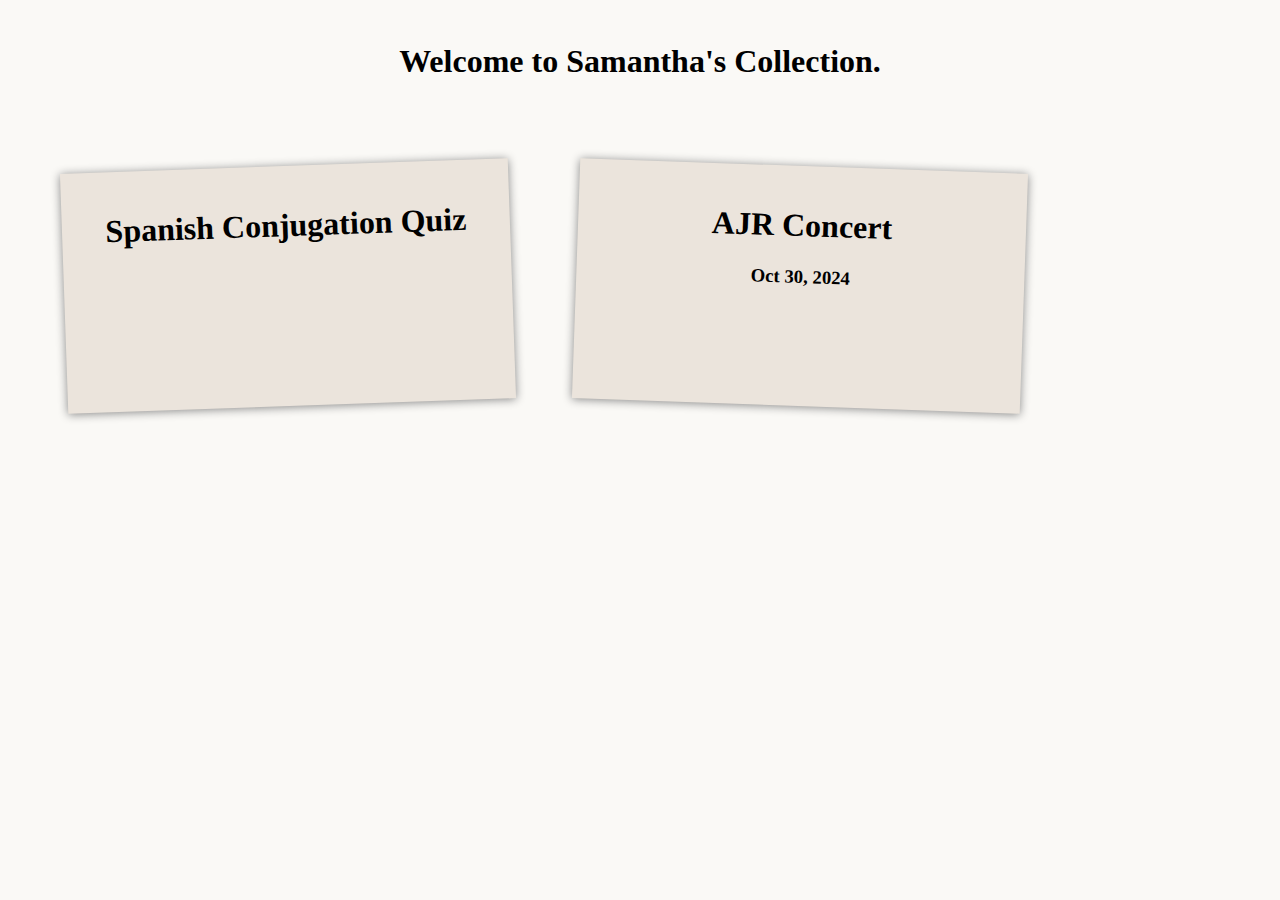
<file: index.html>
<!DOCTYPE html>
<html lang="en">
<head>
    <meta charset="UTF-8">
    <meta name="viewport" content="width=device-width, initial-scale=1.0">
    <title>Samantha</title>

    <link rel="stylesheet" href="style.css">
</head>
<body>
    <div class="title">
        <h1>Welcome to Samantha's Collection.</h1>
    </div>

    <div class="cardGrid">
        <a href="quiz.html" class="card right Quiz">
            <h1 class="topic">Spanish Conjugation Quiz</h1>
            <h3 class="date"></h3>
        </a>

        <a href="AJRConcert.html" class="card left">
            <h1 class="topic">AJR Concert</h1>
            <h3 class="date"> Oct 30, 2024</h3>
        </a>
            
    </div>
    
    
</body>
</html>
</file>
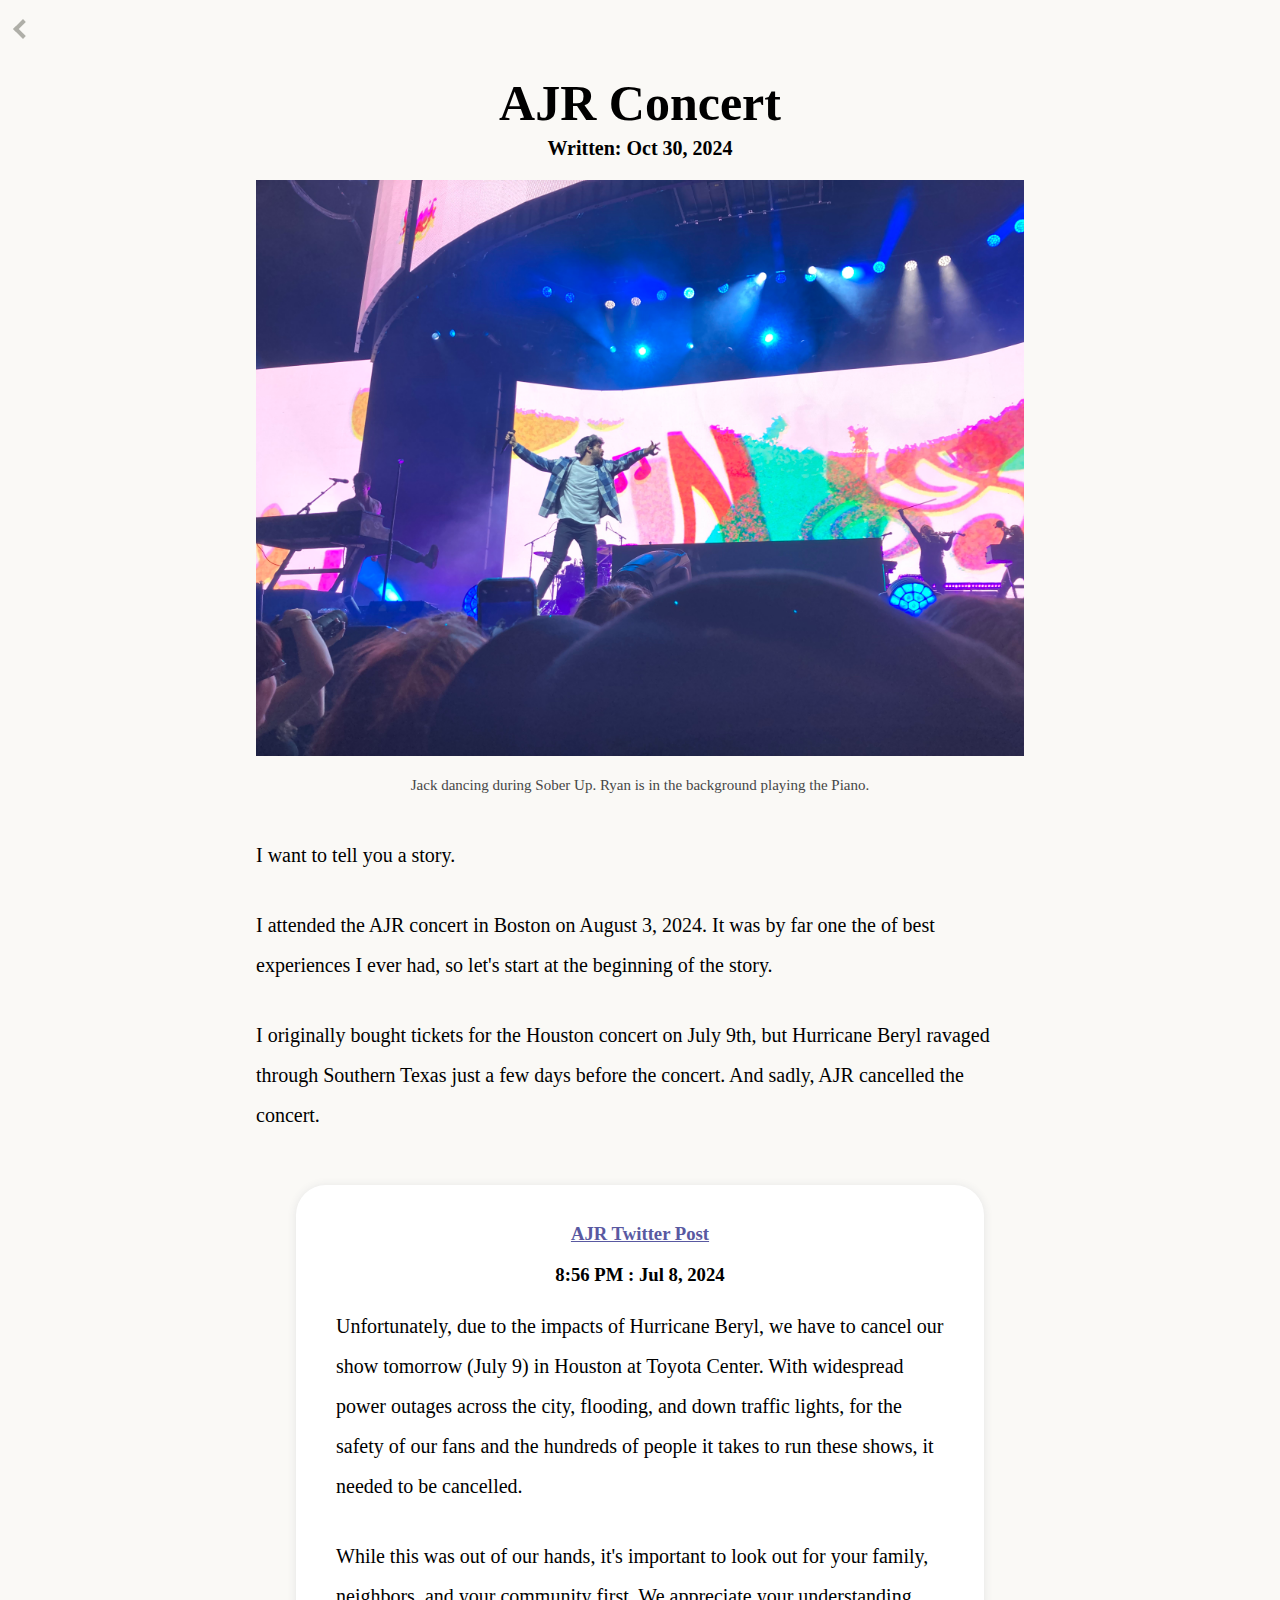
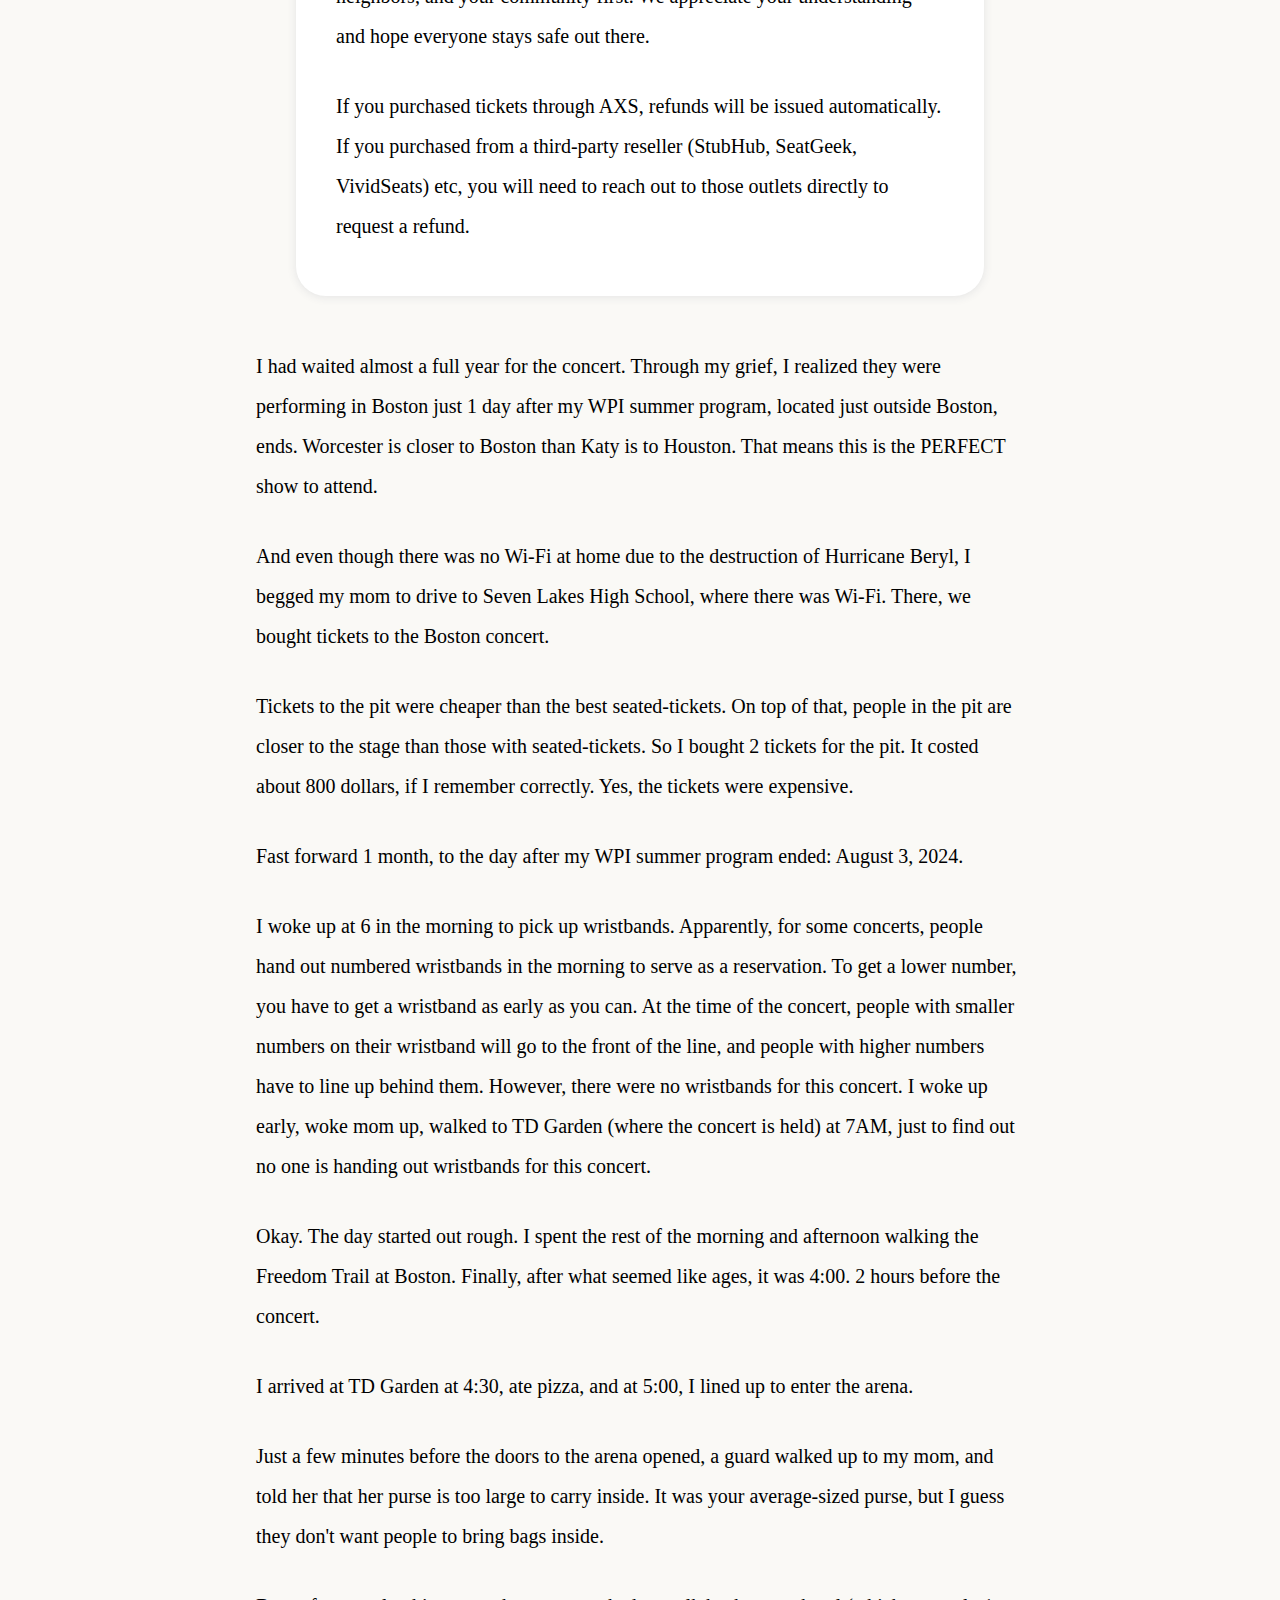
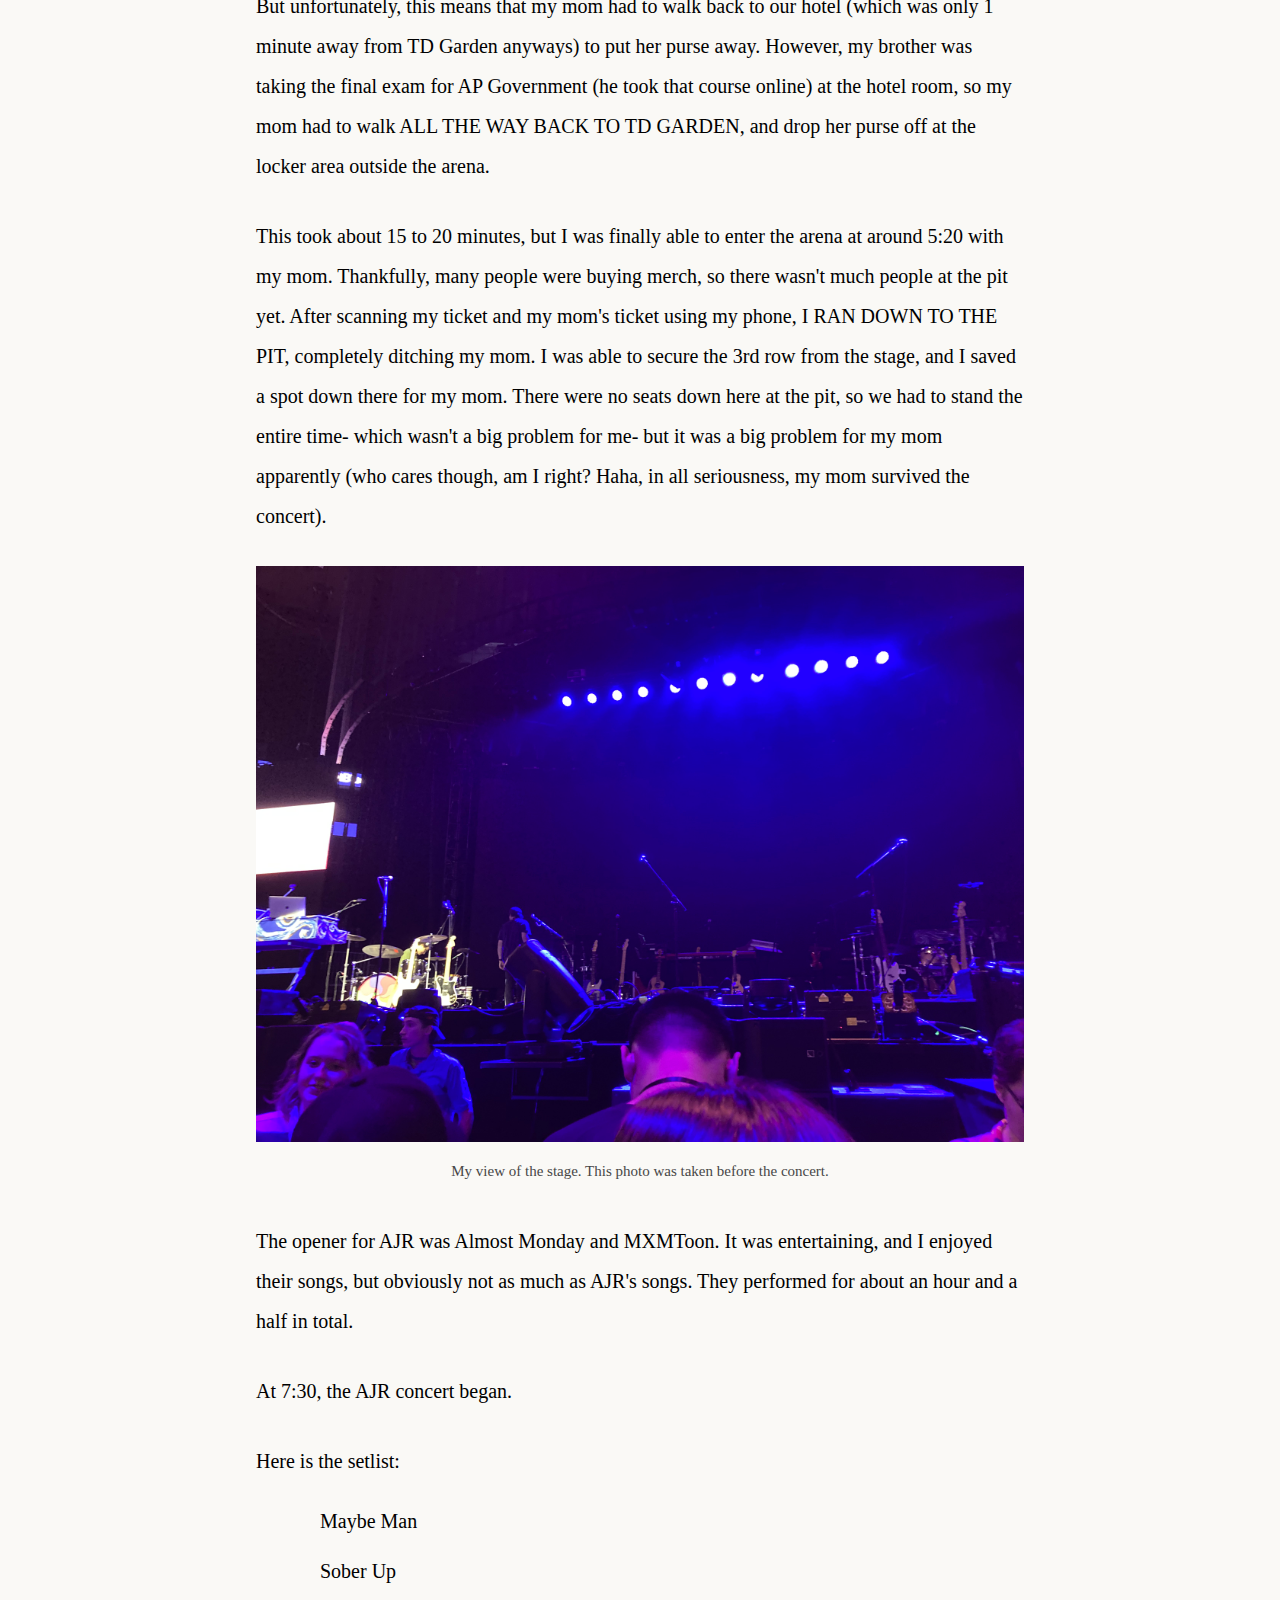
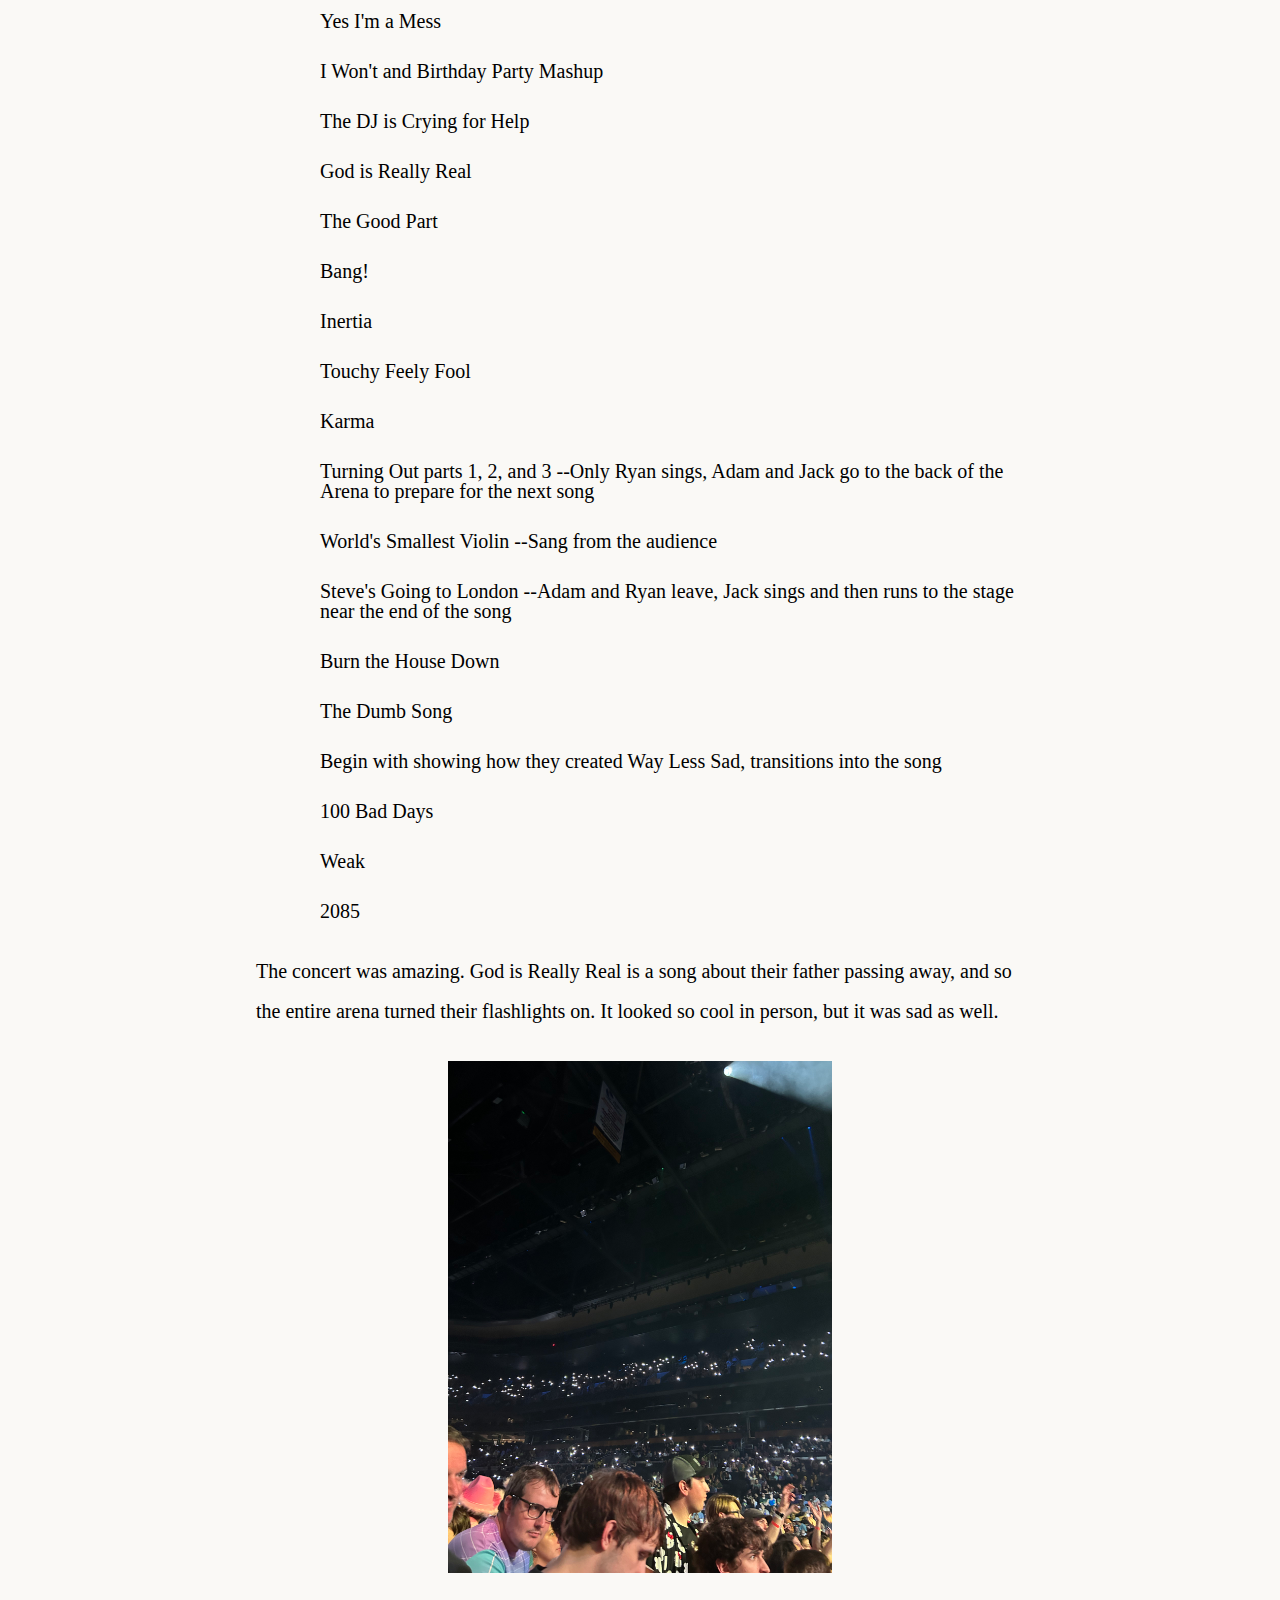
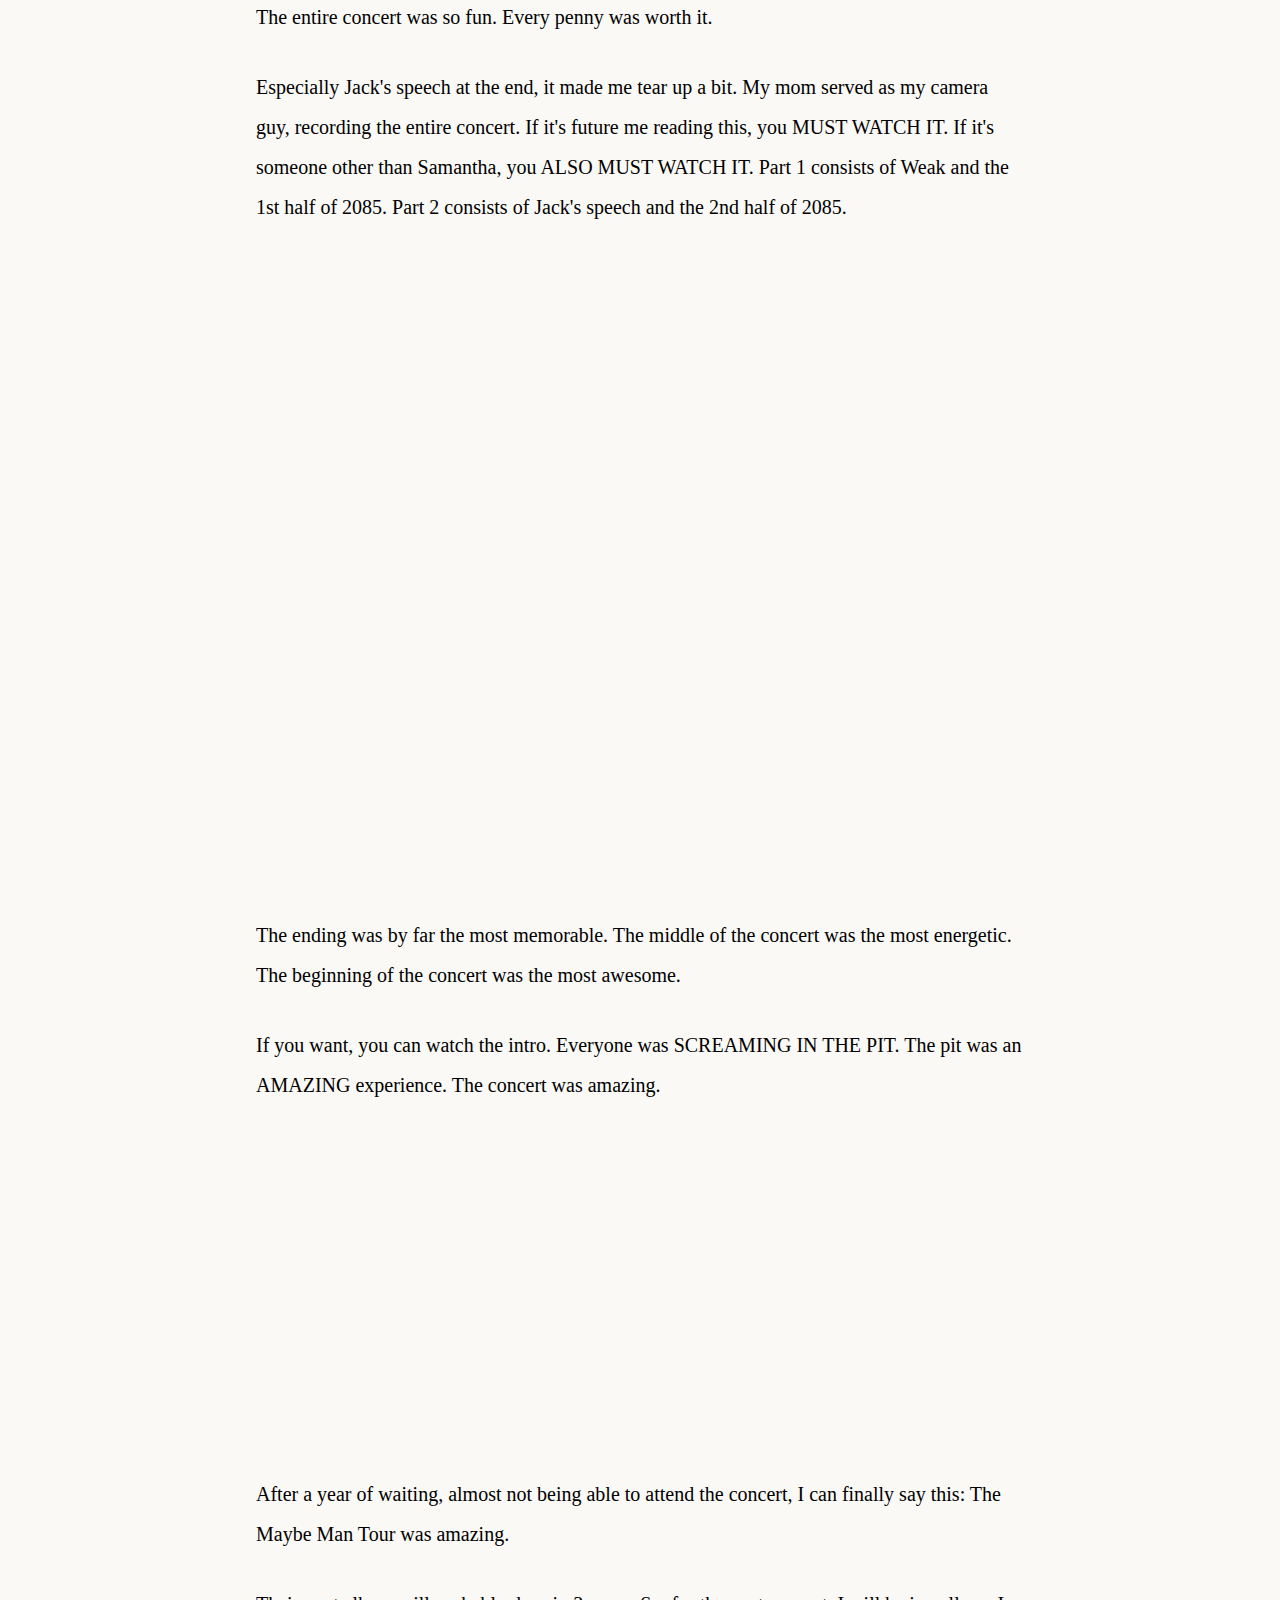
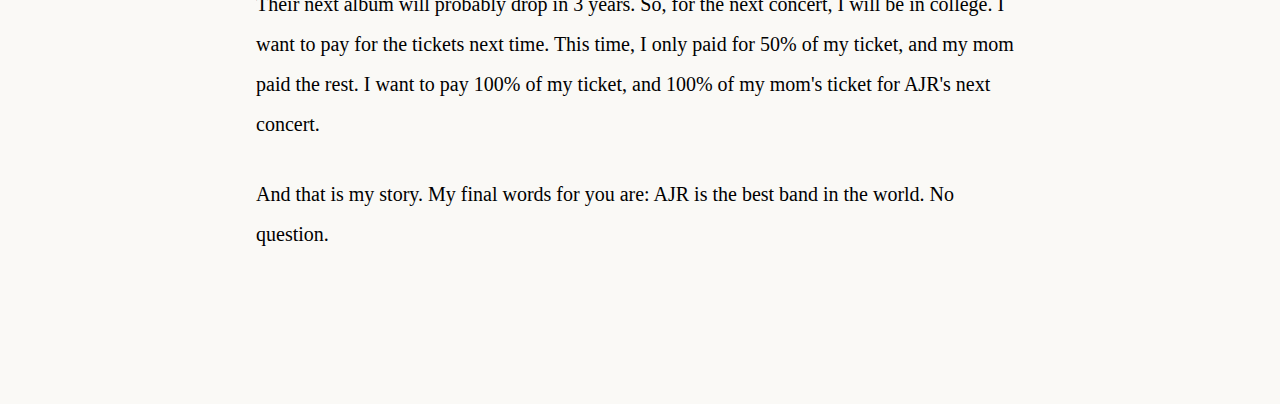
<file: AJRConcert.html>
<!DOCTYPE html>
<html lang="en">
<head>
    <meta charset="UTF-8">
    <meta name="viewport" content="width=device-width, initial-scale=1.0">
    <title>AJR Concert</title>
    <link rel="stylesheet" href="style.css">
</head>
<body>
    
    <div class="title">
        <a href="index.html" class="backArrow"></a>
        <h1 class="articleTitle">AJR Concert</h1>
        <h3 class="articleDate">Written: Oct 30, 2024</h3>
    </div>
    <div class="content">
        <img src="/assets/AJR Concert.jpeg">
        
        
        <p class="caption">Jack dancing during Sober Up. Ryan is in the background playing the Piano.</p>

        <p>I want to tell you a story.</p>
        <p>I attended the AJR concert in Boston on August 3, 2024. It was by far one the of best experiences I ever had, so let's start at the beginning of the story.</p>
        <p>I originally bought tickets for the Houston concert on July 9th, but Hurricane Beryl ravaged through Southern Texas just a few days before the concert. And sadly, AJR cancelled the concert.</p>
        <blockquote>
            <h3><a class="formatA" href="https://x.com/AJRBrothers/status/1810493171803328972">AJR Twitter Post</a> </h3>
            <h3>8:56 PM : Jul 8, 2024</h3>
            <p>Unfortunately, due to the impacts of Hurricane Beryl, we have to cancel our show tomorrow (July 9) in Houston at Toyota Center. With widespread power outages across the city, flooding, and down traffic lights, for the safety of our fans and the hundreds of people it takes to run these shows, it needed to be cancelled.</p>

            <p>While this was out of our hands, it's important to look out for your family, neighbors, and your community first. We appreciate your understanding and hope everyone stays safe out there.</p>
            
            <p>If you purchased tickets through AXS, refunds will be issued automatically. If you purchased from a third-party reseller (StubHub, SeatGeek, VividSeats) etc, you will need to reach out to those outlets directly to request a refund.</p>
        </blockquote>
        <p>I had waited almost a full year for the concert. Through my grief, I realized they were performing in Boston just 1 day after my WPI summer program, located just outside Boston, ends. Worcester is closer to Boston than Katy is to Houston. That means this is the PERFECT show to attend.</p>
        <p>And even though there was no Wi-Fi at home due to the destruction of Hurricane Beryl, I begged my mom to drive to Seven Lakes High School, where there was Wi-Fi. There, we bought tickets to the Boston concert.</p>
        <p>Tickets to the pit were cheaper than the best seated-tickets. On top of that, people in the pit are closer to the stage than those with seated-tickets. So I bought 2 tickets for the pit. It costed about 800 dollars, if I remember correctly. Yes, the tickets were expensive.</p>
        <p>Fast forward 1 month, to the day after my WPI summer program ended: August 3, 2024.</p>
        <p>I woke up at 6 in the morning to pick up wristbands. Apparently, for some concerts, people hand out numbered wristbands in the morning to serve as a reservation. To get a lower number, you have to get a wristband as early as you can. At the time of the concert, people with smaller numbers on their wristband will go to the front of the line, and people with higher numbers have to line up behind them. However, there were no wristbands for this concert. I woke up early, woke mom up, walked to TD Garden (where the concert is held) at 7AM, just to find out no one is handing out wristbands for this concert.</p>
        <p>Okay. The day started out rough. I spent the rest of the morning and afternoon walking the Freedom Trail at Boston. Finally, after what seemed like ages, it was 4:00. 2 hours before the concert.</p>
        <p>I arrived at TD Garden at 4:30, ate pizza, and at 5:00, I lined up to enter the arena.</p>
        <p>Just a few minutes before the doors to the arena opened, a guard walked up to my mom, and told her that her purse is too large to carry inside. It was your average-sized purse, but I guess they don't want people to bring bags inside.</p>
        <p> But unfortunately, this means that my mom had to walk back to our hotel (which was only 1 minute away from TD Garden anyways) to put her purse away. However, my brother was taking the final exam for AP Government (he took that course online) at the hotel room, so my mom had to walk ALL THE WAY BACK TO TD GARDEN, and drop her purse off at the locker area outside the arena.</p>
        <p>This took about 15 to 20 minutes, but I was finally able to enter the arena at around 5:20 with my mom. Thankfully, many people were buying merch, so there wasn't much people at the pit yet. After scanning my ticket and my mom's ticket using my phone, I RAN DOWN TO THE PIT, completely ditching my mom. I was able to secure the 3rd row from the stage, and I saved a spot down there for my mom. There were no seats down here at the pit, so we had to stand the entire time- which wasn't a big problem for me- but it was a big problem for my mom apparently (who cares though, am I right? Haha, in all seriousness, my mom survived the concert).</p>
        <img src="assets/view of stage.jpeg">
        <p class="caption">My view of the stage. This photo was taken before the concert.</p>
        <p>The opener for AJR was Almost Monday and MXMToon. It was entertaining, and I enjoyed their songs, but obviously not as much as AJR's songs. They performed for about an hour and a half in total.</p>
        <p>At 7:30, the AJR concert began.</p>
        <p>Here is the setlist:</p>
        <div class="setList">
            <p>Maybe Man</p>
            <p>Sober Up</p>
            <p>Yes I'm a Mess</p>
            <p>I Won't and Birthday Party Mashup</p>
            <p>The DJ is Crying for Help</p>
            <p>God is Really Real</p>
            <p>The Good Part</p>
            <p>Bang!</p>
            <p>Inertia</p>
            <p>Touchy Feely Fool</p>
            <p>Karma</p>
            <p>Turning Out parts 1, 2, and 3 --Only Ryan sings, Adam and Jack go to the back of the Arena to prepare for the next song</p>
            <p>World's Smallest Violin --Sang from the audience</p>
            <p>Steve's Going to London --Adam and Ryan leave, Jack sings and then runs to the stage near the end of the song</p>
            <p>Burn the House Down</p>
            <p>The Dumb Song</p>
            <p>Begin with showing how they created Way Less Sad, transitions into the song</p>
            <p>100 Bad Days</p>
            <p>Weak</p>
            <p>2085</p>
        </div>
        <p>The concert was amazing. God is Really Real is a song about their father passing away, and so the entire arena turned their flashlights on. It looked so cool in person, but it was sad as well.</p>
        <img class="verticalImage" src="/assets/during GIRR.jpeg">
        <p>The entire concert was so fun. Every penny was worth it.</p>
        <p>Especially Jack's speech at the end, it made me tear up a bit. My mom served as my camera guy, recording the entire concert. If it's future me reading this, you MUST WATCH IT. If it's someone other than Samantha, you ALSO MUST WATCH IT. Part 1 consists of Weak and the 1st half of 2085. Part 2 consists of Jack's speech and the 2nd half of 2085.</p>
        <iframe width="560" height="315" src="https://www.youtube.com/embed/87r-FqhFwrQ?si=fCu51-R0GJkiys1V" title="YouTube video player" frameborder="0" allow="accelerometer; autoplay; clipboard-write; encrypted-media; gyroscope; picture-in-picture; web-share" referrerpolicy="strict-origin-when-cross-origin" allowfullscreen></iframe>
        <iframe width="560" height="315" src="https://www.youtube.com/embed/zZiLwSbW13Q?si=7ZpBk5TbhCr7kvht" title="YouTube video player" frameborder="0" allow="accelerometer; autoplay; clipboard-write; encrypted-media; gyroscope; picture-in-picture; web-share" referrerpolicy="strict-origin-when-cross-origin" allowfullscreen></iframe>
        <p>The ending was by far the most memorable. The middle of the concert was the most energetic. The beginning of the concert was the most awesome.</p>
        <p>If you want, you can watch the intro. Everyone was SCREAMING IN THE PIT. The pit was an AMAZING experience. The concert was amazing.</p>
        <iframe width="560" height="315" src="https://www.youtube.com/embed/Dul51tBZunM?si=IKNnzQttHbh1kmV4" title="YouTube video player" frameborder="0" allow="accelerometer; autoplay; clipboard-write; encrypted-media; gyroscope; picture-in-picture; web-share" referrerpolicy="strict-origin-when-cross-origin" allowfullscreen></iframe>
        <p>After a year of waiting, almost not being able to attend the concert, I can finally say this: The Maybe Man Tour was amazing.</p>
        <p>Their next album will probably drop in 3 years. So, for the next concert, I will be in college. I want to pay for the tickets next time. This time, I only paid for 50% of my ticket, and my mom paid the rest. I want to pay 100% of my ticket, and 100% of my mom's ticket for AJR's next concert.</p>
        <p>And that is my story. My final words for you are: AJR is the best band in the world. No question.</p>
    </div>
</body>
</html>
</file>
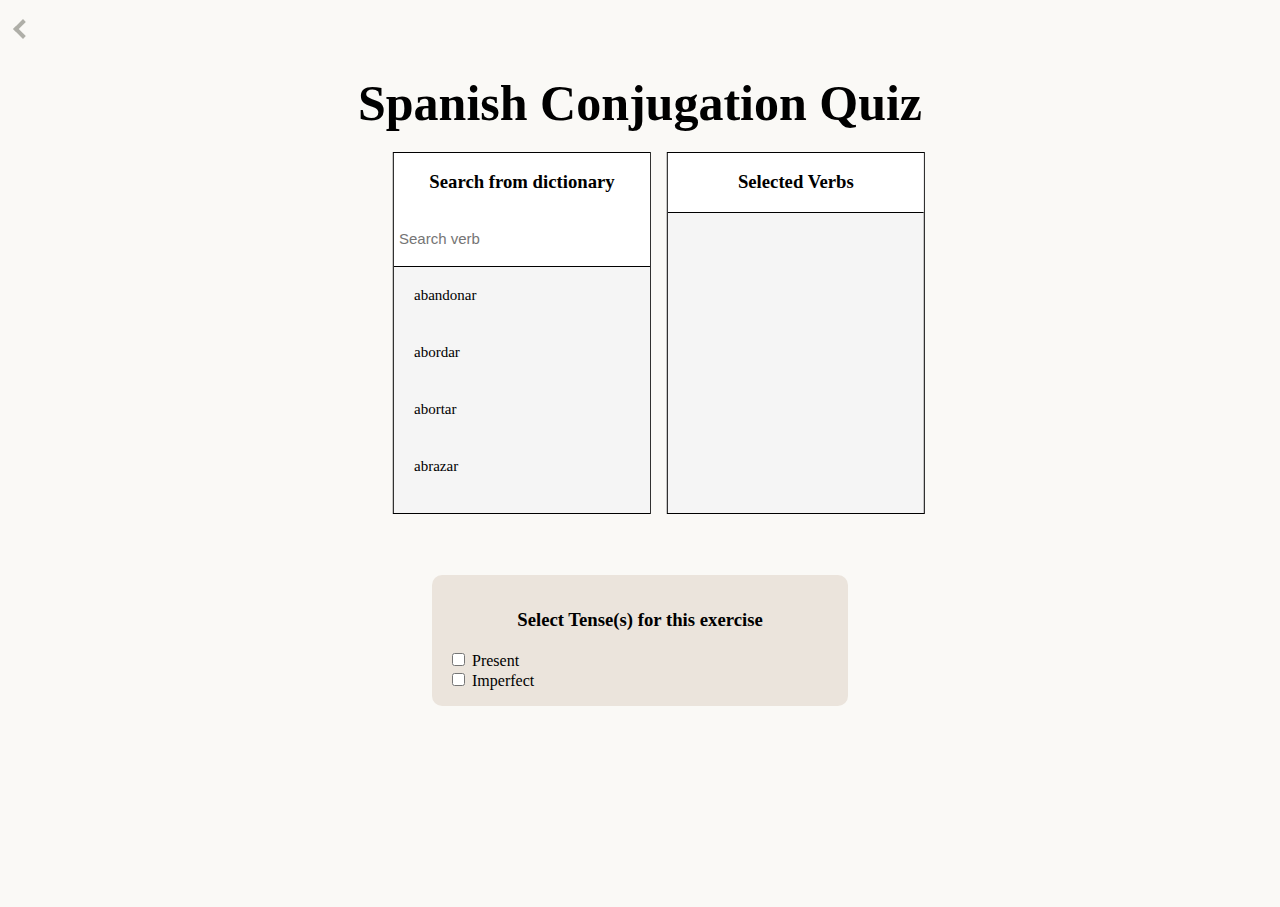
<file: quiz.html>
<!DOCTYPE html>
<html lang="en">
<head>
    <meta charset="UTF-8">
    <meta name="viewport" content="width=device-width, initial-scale=1.0">
    <title>Spanish Conjugation Quiz</title>
    <link rel="stylesheet" href="style.css">
</head>
<body>
    <div class="title">
        <a href="index.html" class="backArrow"></a>
        <h1 class="articleTitle">Spanish Conjugation Quiz</h1>
        <h3 class="articleDate"></h3>
    </div>

    <div class="quizInputWrapper">
        <div class="verbInputWraper">


            <div class="dropdownMenu">
                <h3 style="background-color: #ffffff; margin: 0px; padding-top: 1em; padding-bottom: 1em;">Search from dictionary</h3>
                <input type="text" placeholder="Search verb" class="quizInput" onkeyup="filter()">
            </div>
            

           
            <div class="selectedVerbsWrapper">
                <h3 style="background-color: #ffffff; margin: 0px; padding-top: 1em; padding-bottom: 1em; border-bottom: 1px solid black;">Selected Verbs</h3>
            </div>
        </div>
        
        <br>
        <div class="tenseSelectorWrapper">
            <h3>Select Tense(s) for this exercise</h3>
            <input type="checkbox" value="present" id="present" class="tenseSelector">
            <label for="present" class="tenseSelector">Present</label>
            <br>
            <input type="checkbox" value="imperfect" id="imperfect" class="tenseSelector">
            <label for="imperfect" class="tenseSelector">Imperfect</label>
        </div>
        
        <br>

        <div class="buttonWrapper"></div>

        
    </div>




    <script src="quizCode.js"></script>
</body>
</html>
</file>
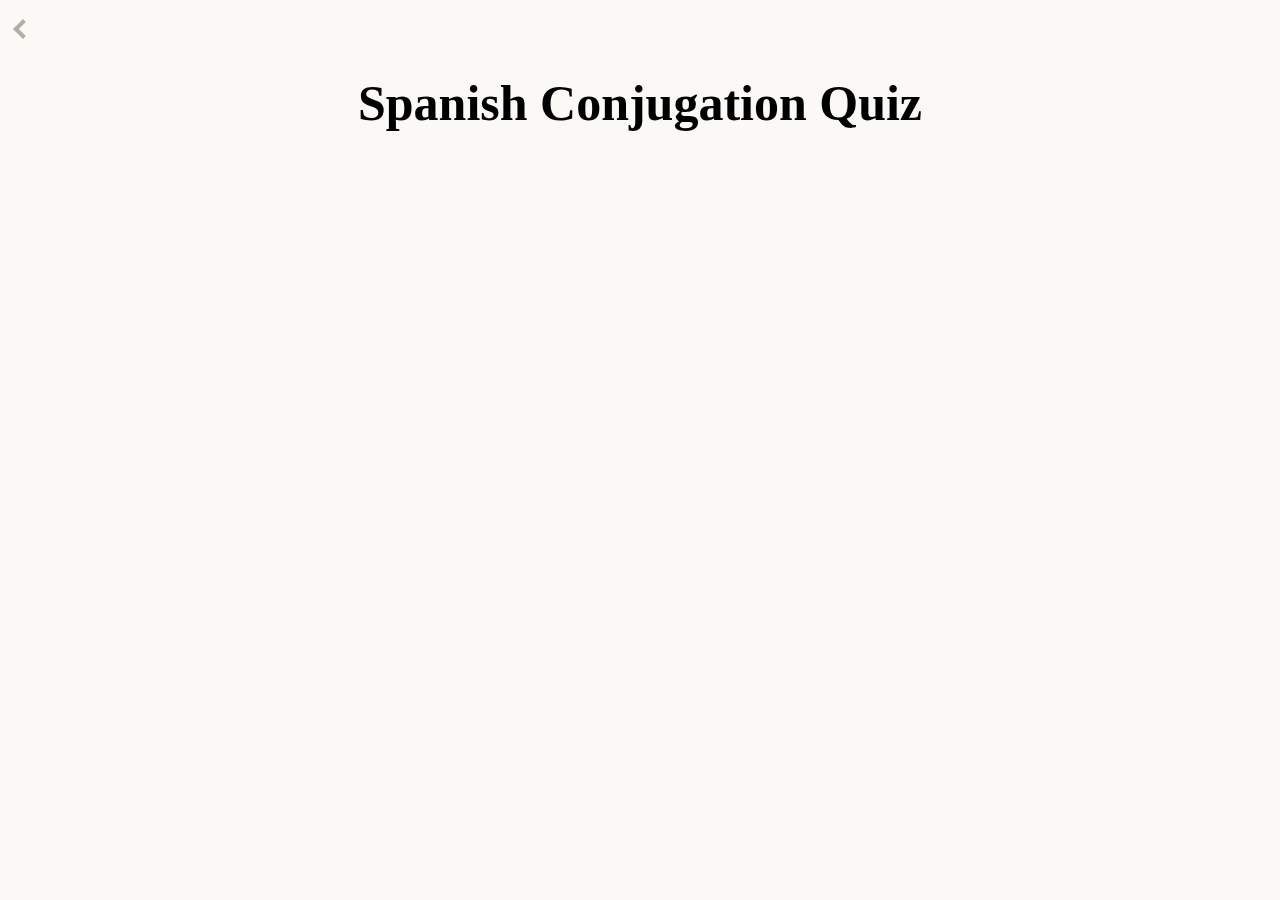
<file: quizzingPage.html>
<!DOCTYPE html>
<html lang="en">
<head>
    <meta charset="UTF-8">
    <meta name="viewport" content="width=device-width, initial-scale=1.0">
    <title>Spanish Conjugation Quiz</title>
    <link rel="stylesheet" href="style.css">

</head>
<body>
    <div class="title">
        <a href="index.html" class="backArrow"></a>
        <h1 class="articleTitle">Spanish Conjugation Quiz</h1>
        <h3 class="articleDate"></h3>
    </div>
    <div class="quiz">
        
    </div>
    

    <script src="quizCode.js"></script>
</body>
</html>
</file>
<file: style.css>
:root{
    --numOfCards:4;
    --cardBG: rgb(235, 228, 220);
}

html{
    overflow-x:hidden;
}
body{
    margin: 0;
    padding-top: 22px;
    padding-bottom: 120px;
    background-color: #FAF9F6;
    overflow-x:hidden;
}
a{
    all: unset;
}
.formatA{
    color: rgb(89, 89, 161);
    text-decoration: underline;
}
.formatA:hover{
    color: rgb(123, 123, 226);
}


.title{
    width: 100%;
    height: 20vh;
}

.title h1, h3{
    position: relative;
    width: 100%;
    text-align: center;
}

.cardGrid{
    width: 100vw;
    height: fit-content;
    position: relative;

    display: grid;
    grid-template-columns: 28em 28em 28em;
    grid-template-rows: repeat(round(up, calc(var(--numOfCards)/3), 1), 15em);
    padding: 5vw;
    gap: 5vw;
}

@media screen and (max-width: 1600px){
    .cardGrid{
        grid-template-columns: 28em 28em;
        grid-template-rows: repeat(round(up, calc(var(--numOfCards)/2), 1), 15em);
    }
}
@media screen and (max-width: 950px){
    .cardGrid{
        grid-template-columns: 28em;
        grid-template-rows: repeat(var(--numOfCards), 15em);
    }
}
@media screen and (max-width: 500px){
    .cardGrid{
        grid-template-columns: 100vw;
        grid-template-rows: repeat(round(up, calc(var(--numOfCards)/2), 1), 15em);
        padding: 0px;
    }
    .cardGrid .left{
        rotate: 0deg;
    }
    .cardGrid .right{
        rotate: 0deg;
    }
}
.card{
    background-size: cover;
    background-color: var(--cardBG);
    background-position-y: -30px;
    box-shadow: 0px 1px 10px rgb(134, 134, 134);
    padding: 20px;
    text-align: center;
    position: relative;
    transition: 500ms;
}
.card:hover{
    cursor: pointer;
    transform: scale(1.05);
}


.left{
    rotate: 2deg;
}
.right{
    rotate: -2deg;
}

.articleTitle{
    font-size: 50px;
    margin-bottom: 0px;
    position: relative;
}
.articleDate{
    font-size: 20px;
    margin-top: 5px;
    position: relative;
}
.title{
    height: max-content;
}
.content{
    padding-left: 20vw;
    padding-right: 20vw;
}
@media screen and (max-width:1200px){
    .content{
        padding-left: 10vw;
        padding-right: 10vw;
    }
}
@media screen and (max-width:800px){
    .content{
        padding-left: 0;
        padding-right: 0;
    }
    .content p{
        padding-left: 3vw;
        padding-right: 3vw;
    }
    blockquote{
        margin-left: 0px;
        margin-right: 0px;
        border-radius: 0px;
    }
}

.content p{
    word-wrap: break-word;
    line-height: 40px;
    margin-bottom: 30px;
    font-size: 20px;
}
.content img{
    width: 100%; 
}

.content .verticalImage{
    width: 50%;
    left: 50%;
    min-width: 300px;
    position: relative;
    transform: translate(-50%, 0);
}

.content .caption{
    text-align: center;
    color: rgb(71, 71, 71);
    margin-top: 5px;
    font-size: 15px;
}
.setList{
    padding-left: 5vw;
}
.setList p{
    line-height: 20px;
}
.backArrow{
    border: solid #afafa8;
    border-width: 0 4px 4px 0;
    display: inline-block;
    padding: 5px;
    transform: rotate(135deg);
    -webkit-transform: rotate(135deg);

    position: relative;
    left: 1em;
    top: 0;
}
.backArrow:hover{
    border: solid black;
    border-width: 0 4px 4px 0;
    display: inline-block;
    padding: 5px;
    transform: rotate(135deg);
    -webkit-transform: rotate(135deg);

    position: relative;
    left: 1vw;
}
blockquote{
    background-color: white;
    padding-left: 40px;
    padding-right: 40px;
    padding-top: 20px;
    padding-bottom: 20px;
    border-radius: 30px;

    box-shadow: 0px 1px 10px rgb(227, 227, 227);
    margin-top: 50px;
    margin-bottom: 50px;
}










.quizInputWrapper{
    width: 100vw;
    height: max-content;
    user-select: none;
    -moz-user-select: none;
    -webkit-user-select: none;
}
.quizInput{
    position: relative;
    height: 15%;
    width: calc(100% - 5px);
    margin: 0px;
    padding: 0px;
    padding-left: 5px;
    border: none;
    border-bottom: 1px solid black;
    font-size: 15px;
}
.quizInput:focus{
    outline:none !important;
}
.verbInputWraper{
    width: 100%;
    height: 40vh;
}
.dropdownMenu{
    background-color: #f5f5f5;
    border: 1px solid black;
    height: 40vh;
    width: 20vw;
    float: left;
    position: relative;
    overflow-y: scroll;
    left: calc(40% - 1em);
    transform: translate(-40%, 0);
}
.verbSelect{
    padding-left: 5px;
    margin: 0px;
    padding: 20px;
    font-size: 15px;
}
.verbSelect:hover{
    background-color: var(--cardBG);
    cursor: pointer;
}
.selectedVerbsWrapper{
    background-color: #f5f5f5;
    border: 1px solid black;
    height: 40vh;
    width: 20vw;
    float: left;
    position:relative;
    overflow-y: scroll;
    left: 40%;
    transform: translate(-40%, 0);
}
.selectedVerbs{
    padding-left: 5px;
    margin: 0px;
    padding: 20px;
    font-size: 15px;
}
.selectedVerbs:hover{
    background-color: rgb(242, 220, 220);
    cursor: pointer;
}

.generateQuiz{
    padding: 20px;
    border-radius: 10px;
    border: 2px solid black;
    background-color: var(--cardBG);

    position: relative;
    top: 20px;
    left: calc(50% - 60px);
    

    transition: 250ms;

    font-size: 20px;
}
.buttonWrapper{
    position: relative;
    height: 63px;
}
.generateQuiz:hover{
    cursor: pointer;
    background-color: rgb(200, 193, 185);
}
.tenseSelectorWrapper{
    background-color: var(--cardBG);
    width: 30vw;
    height: max-content;
    padding: 1em;
    border-radius: 10px;
    position: relative;
    left: 50%;
    transform: translate(-50%, 0);
    margin-top: 5vh;
}
</file>
